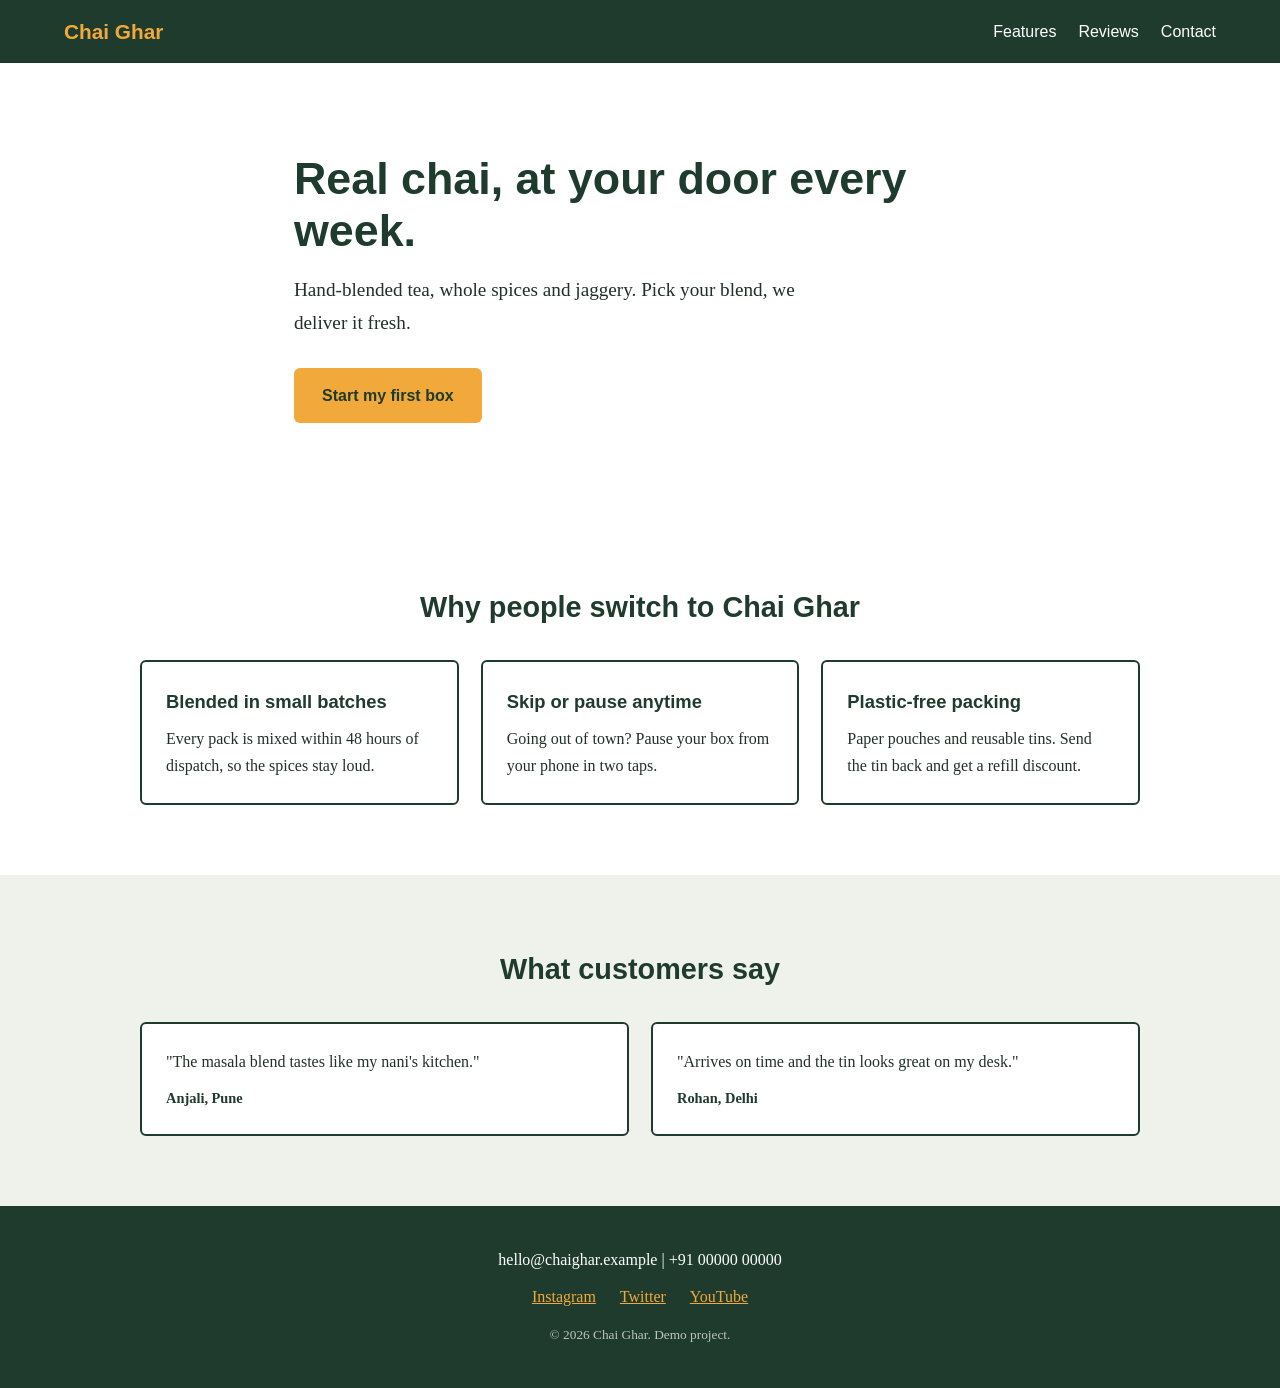
<file: WebDev-L1-LandingPage/index.html>
<!DOCTYPE html>
<html lang="en">
<head>
  <meta charset="UTF-8">
  <meta name="viewport" content="width=device-width, initial-scale=1">
  <title>Chai Ghar - Fresh chai, delivered weekly</title>
  <link rel="stylesheet" href="style.css">
</head>
<body>
  <header class="nav">
    <a class="logo" href="#home">Chai Ghar</a>
    <nav>
      <a href="#features">Features</a>
      <a href="#reviews">Reviews</a>
      <a href="#contact">Contact</a>
    </nav>
  </header>

  <main>
    <section class="hero" id="home">
      <h1>Real chai, at your door every week.</h1>
      <p>Hand-blended tea, whole spices and jaggery. Pick your blend, we deliver it fresh.</p>
      <a class="btn" href="#contact">Start my first box</a>
    </section>

    <section class="section" id="features">
      <h2>Why people switch to Chai Ghar</h2>
      <div class="grid">
        <article class="card">
          <h3>Blended in small batches</h3>
          <p>Every pack is mixed within 48 hours of dispatch, so the spices stay loud.</p>
        </article>
        <article class="card">
          <h3>Skip or pause anytime</h3>
          <p>Going out of town? Pause your box from your phone in two taps.</p>
        </article>
        <article class="card">
          <h3>Plastic-free packing</h3>
          <p>Paper pouches and reusable tins. Send the tin back and get a refill discount.</p>
        </article>
      </div>
    </section>

    <section class="section alt" id="reviews">
      <h2>What customers say</h2>
      <div class="grid">
        <blockquote class="card">
          "The masala blend tastes like my nani's kitchen."
          <footer>Anjali, Pune</footer>
        </blockquote>
        <blockquote class="card">
          "Arrives on time and the tin looks great on my desk."
          <footer>Rohan, Delhi</footer>
        </blockquote>
      </div>
    </section>
  </main>

  <footer class="footer" id="contact">
    <p>hello@chaighar.example | +91 00000 00000</p>
    <p>
      <a href="#">Instagram</a>
      <a href="#">Twitter</a>
      <a href="#">YouTube</a>
    </p>
    <small>&copy; 2026 Chai Ghar. Demo project.</small>
  </footer>
</body>
</html>
</file>
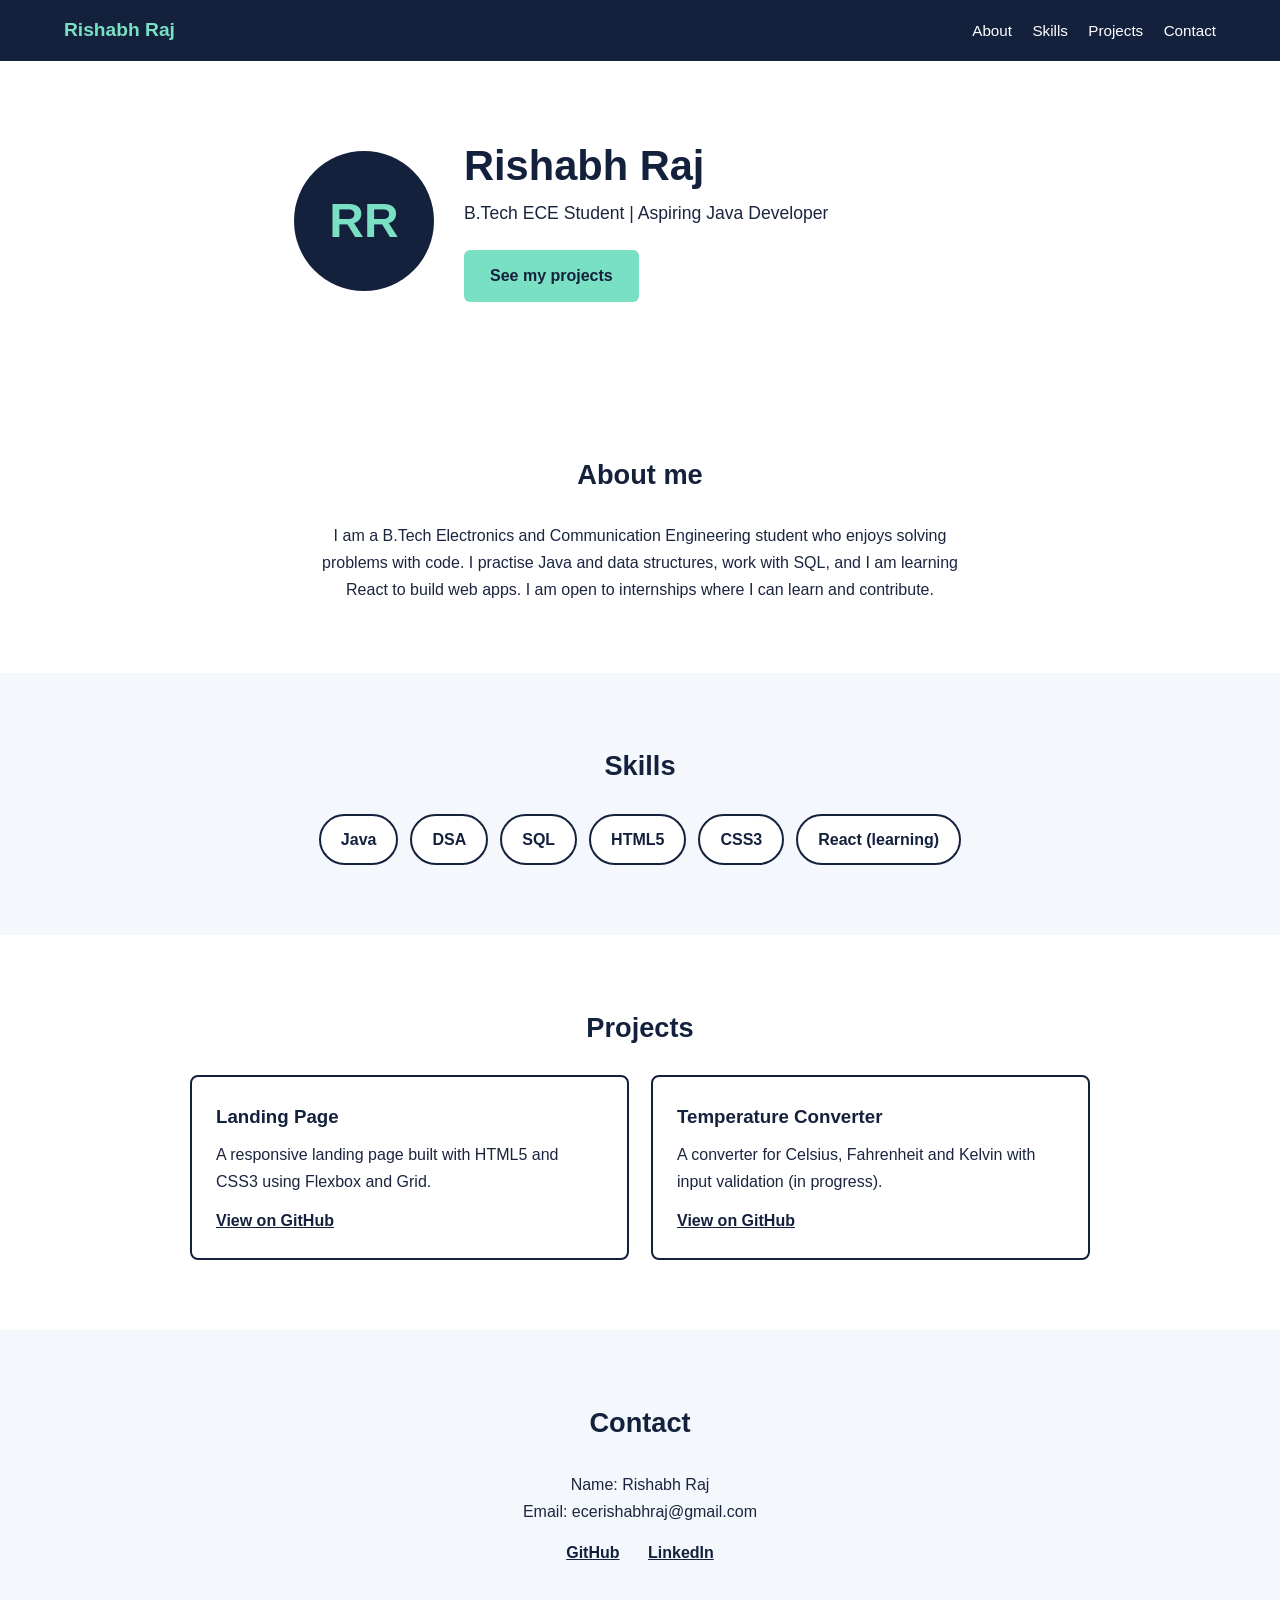
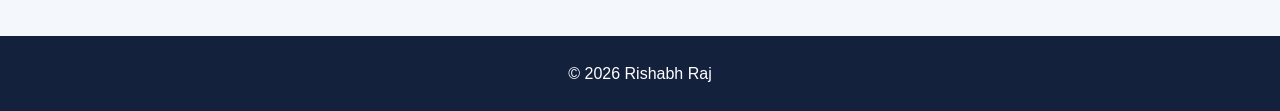
<file: WebDev-L1-Portfolio/index.html>
<!DOCTYPE html>
<html lang="en">
<head>
  <meta charset="UTF-8">
  <meta name="viewport" content="width=device-width, initial-scale=1">
  <title>Rishabh Raj | Portfolio</title>
  <link rel="stylesheet" href="style.css">
</head>
<body>
  <header class="nav">
    <a class="logo" href="#home">Rishabh Raj</a>
    <nav>
      <a href="#about">About</a>
      <a href="#skills">Skills</a>
      <a href="#projects">Projects</a>
      <a href="#contact">Contact</a>
    </nav>
  </header>

  <main>
    <section class="hero" id="home">
      <div class="avatar">RR</div>
      <div>
        <h1>Rishabh Raj</h1>
        <p class="role">B.Tech ECE Student | Aspiring Java Developer</p>
        <a class="btn" href="#projects">See my projects</a>
      </div>
    </section>

    <section class="section" id="about">
      <h2>About me</h2>
      <p class="narrow">I am a B.Tech Electronics and Communication Engineering student who enjoys solving problems with code. I practise Java and data structures, work with SQL, and I am learning React to build web apps. I am open to internships where I can learn and contribute.</p>
    </section>

    <section class="section alt" id="skills">
      <h2>Skills</h2>
      <ul class="skills">
        <li>Java</li>
        <li>DSA</li>
        <li>SQL</li>
        <li>HTML5</li>
        <li>CSS3</li>
        <li>React (learning)</li>
      </ul>
    </section>

    <section class="section" id="projects">
      <h2>Projects</h2>
      <div class="grid">
        <article class="card">
          <h3>Landing Page</h3>
          <p>A responsive landing page built with HTML5 and CSS3 using Flexbox and Grid.</p>
          <a href="https://github.com/ecerishabhraj-stack/OIBSIP/tree/main/WebDev-L1-LandingPage">View on GitHub</a>
        </article>
        <article class="card">
          <h3>Temperature Converter</h3>
          <p>A converter for Celsius, Fahrenheit and Kelvin with input validation (in progress).</p>
          <a href="https://github.com/ecerishabhraj-stack/OIBSIP">View on GitHub</a>
        </article>
      </div>
    </section>

    <section class="section alt" id="contact">
      <h2>Contact</h2>
      <p class="narrow">Name: Rishabh Raj<br>Email: ecerishabhraj@gmail.com</p>
      <p class="links">
        <a href="https://github.com/ecerishabhraj-stack">GitHub</a>
        <a href="https://www.linkedin.com/in/rishabh-raj-aa246b190/">LinkedIn</a>
      </p>
    </section>
  </main>

  <footer class="footer">&copy; 2026 Rishabh Raj</footer>
</body>
</html>
</file>
<file: WebDev-L1-LandingPage/style.css>
:root {
  --green: #1f3b2d;
  --saffron: #f2a93b;
  --mist: #eef2ea;
  --white: #ffffff;
  --text: #22302a;
}

* { box-sizing: border-box; margin: 0; padding: 0; }

html { scroll-behavior: smooth; scroll-padding-top: 70px; }

body {
  font-family: Georgia, "Times New Roman", serif;
  font-size: 1rem;
  line-height: 1.7;
  color: var(--text);
  background: var(--white);
}

h1, h2, h3, nav a, .btn { font-family: "Trebuchet MS", Arial, sans-serif; }

.nav {
  position: sticky;
  top: 0;
  z-index: 10;
  display: flex;
  flex-wrap: wrap;
  justify-content: space-between;
  align-items: center;
  gap: 8px 20px;
  padding: 14px 5%;
  background: var(--green);
}
.logo { color: var(--saffron); font-weight: bold; font-size: 1.3rem; text-decoration: none; font-family: "Trebuchet MS", Arial, sans-serif; }
nav a { color: var(--white); text-decoration: none; margin-left: 18px; }
nav a:first-child { margin-left: 0; }
nav a:hover, nav a:focus { color: var(--saffron); }

.hero { padding: 90px 5%; max-width: 820px; margin: 0 auto; }
.hero h1 { font-size: 2.8rem; line-height: 1.15; color: var(--green); margin-bottom: 18px; }
.hero p { font-size: 1.2rem; max-width: 540px; margin-bottom: 28px; }
.btn {
  display: inline-block;
  padding: 14px 28px;
  background: var(--saffron);
  color: var(--green);
  font-weight: bold;
  text-decoration: none;
  border-radius: 6px;
}
.btn:hover, .btn:focus { background: var(--green); color: var(--saffron); }

.section { padding: 70px 5%; }
.section.alt { background: var(--mist); }
.section h2 { font-size: 1.8rem; color: var(--green); margin-bottom: 28px; text-align: center; }

.grid {
  display: grid;
  grid-template-columns: repeat(auto-fit, minmax(240px, 1fr));
  gap: 22px;
  max-width: 1000px;
  margin: 0 auto;
}
.card {
  background: var(--white);
  padding: 24px;
  border: 2px solid var(--green);
  border-radius: 6px;
}
.card h3 { font-size: 1.15rem; margin-bottom: 8px; color: var(--green); }
.card footer { margin-top: 10px; font-size: 0.9rem; color: var(--green); font-weight: bold; }

.footer { background: var(--green); color: var(--white); text-align: center; padding: 40px 5%; }
.footer p { margin-bottom: 10px; }
.footer a { color: var(--saffron); margin: 0 10px; }
.footer small { opacity: 0.7; }

@media (max-width: 600px) {
  .hero { padding: 60px 5%; }
  .hero h1 { font-size: 2rem; }
  .nav { justify-content: center; }
}
</file>
<file: WebDev-L1-Portfolio/style.css>
:root {
  --ink: #14213d;
  --mint: #7ae0c3;
  --paper: #f4f7fb;
  --white: #ffffff;
  --text: #1c2540;
}

* { box-sizing: border-box; margin: 0; padding: 0; }

html { scroll-behavior: smooth; scroll-padding-top: 70px; }

body {
  font-family: Verdana, Arial, sans-serif;
  font-size: 1rem;
  line-height: 1.7;
  color: var(--text);
  background: var(--white);
}

.nav {
  position: sticky;
  top: 0;
  z-index: 10;
  display: flex;
  flex-wrap: wrap;
  justify-content: space-between;
  align-items: center;
  gap: 8px 20px;
  padding: 14px 5%;
  background: var(--ink);
}
.logo { color: var(--mint); font-weight: bold; font-size: 1.2rem; text-decoration: none; }
nav a { color: var(--white); text-decoration: none; margin-left: 16px; font-size: 0.95rem; }
nav a:hover { color: var(--mint); }

.hero {
  display: flex;
  flex-wrap: wrap;
  align-items: center;
  gap: 30px;
  max-width: 820px;
  margin: 0 auto;
  padding: 80px 5%;
}
.avatar {
  width: 140px;
  height: 140px;
  border-radius: 50%;
  background: var(--ink);
  color: var(--mint);
  font-size: 3rem;
  font-weight: bold;
  display: flex;
  align-items: center;
  justify-content: center;
}
.hero h1 { font-size: 2.6rem; color: var(--ink); line-height: 1.2; }
.role { margin: 8px 0 22px; font-size: 1.1rem; }
.btn {
  display: inline-block;
  padding: 12px 26px;
  background: var(--mint);
  color: var(--ink);
  font-weight: bold;
  text-decoration: none;
  border-radius: 6px;
}
.btn:hover { background: var(--ink); color: var(--mint); }

.section { padding: 70px 5%; }
.section.alt { background: var(--paper); }
.section h2 { font-size: 1.7rem; color: var(--ink); text-align: center; margin-bottom: 24px; }
.narrow { max-width: 640px; margin: 0 auto; text-align: center; }

.skills {
  list-style: none;
  display: flex;
  flex-wrap: wrap;
  justify-content: center;
  gap: 12px;
  max-width: 700px;
  margin: 0 auto;
}
.skills li {
  padding: 10px 20px;
  background: var(--white);
  border: 2px solid var(--ink);
  border-radius: 30px;
  font-weight: bold;
  color: var(--ink);
}

.grid {
  display: grid;
  grid-template-columns: repeat(auto-fit, minmax(260px, 1fr));
  gap: 22px;
  max-width: 900px;
  margin: 0 auto;
}
.card { padding: 24px; border: 2px solid var(--ink); border-radius: 8px; }
.card h3 { color: var(--ink); margin-bottom: 8px; }
.card p { margin-bottom: 12px; }
.card a, .links a { color: var(--ink); font-weight: bold; }

.links { text-align: center; margin-top: 14px; }
.links a { margin: 0 12px; }

.footer { background: var(--ink); color: var(--white); text-align: center; padding: 24px 5%; }

@media (max-width: 600px) {
  .hero { flex-direction: column; text-align: center; padding: 50px 5%; }
  .hero h1 { font-size: 2rem; }
  .nav { justify-content: center; }
  nav a { margin: 0 8px; }
}
</file>
